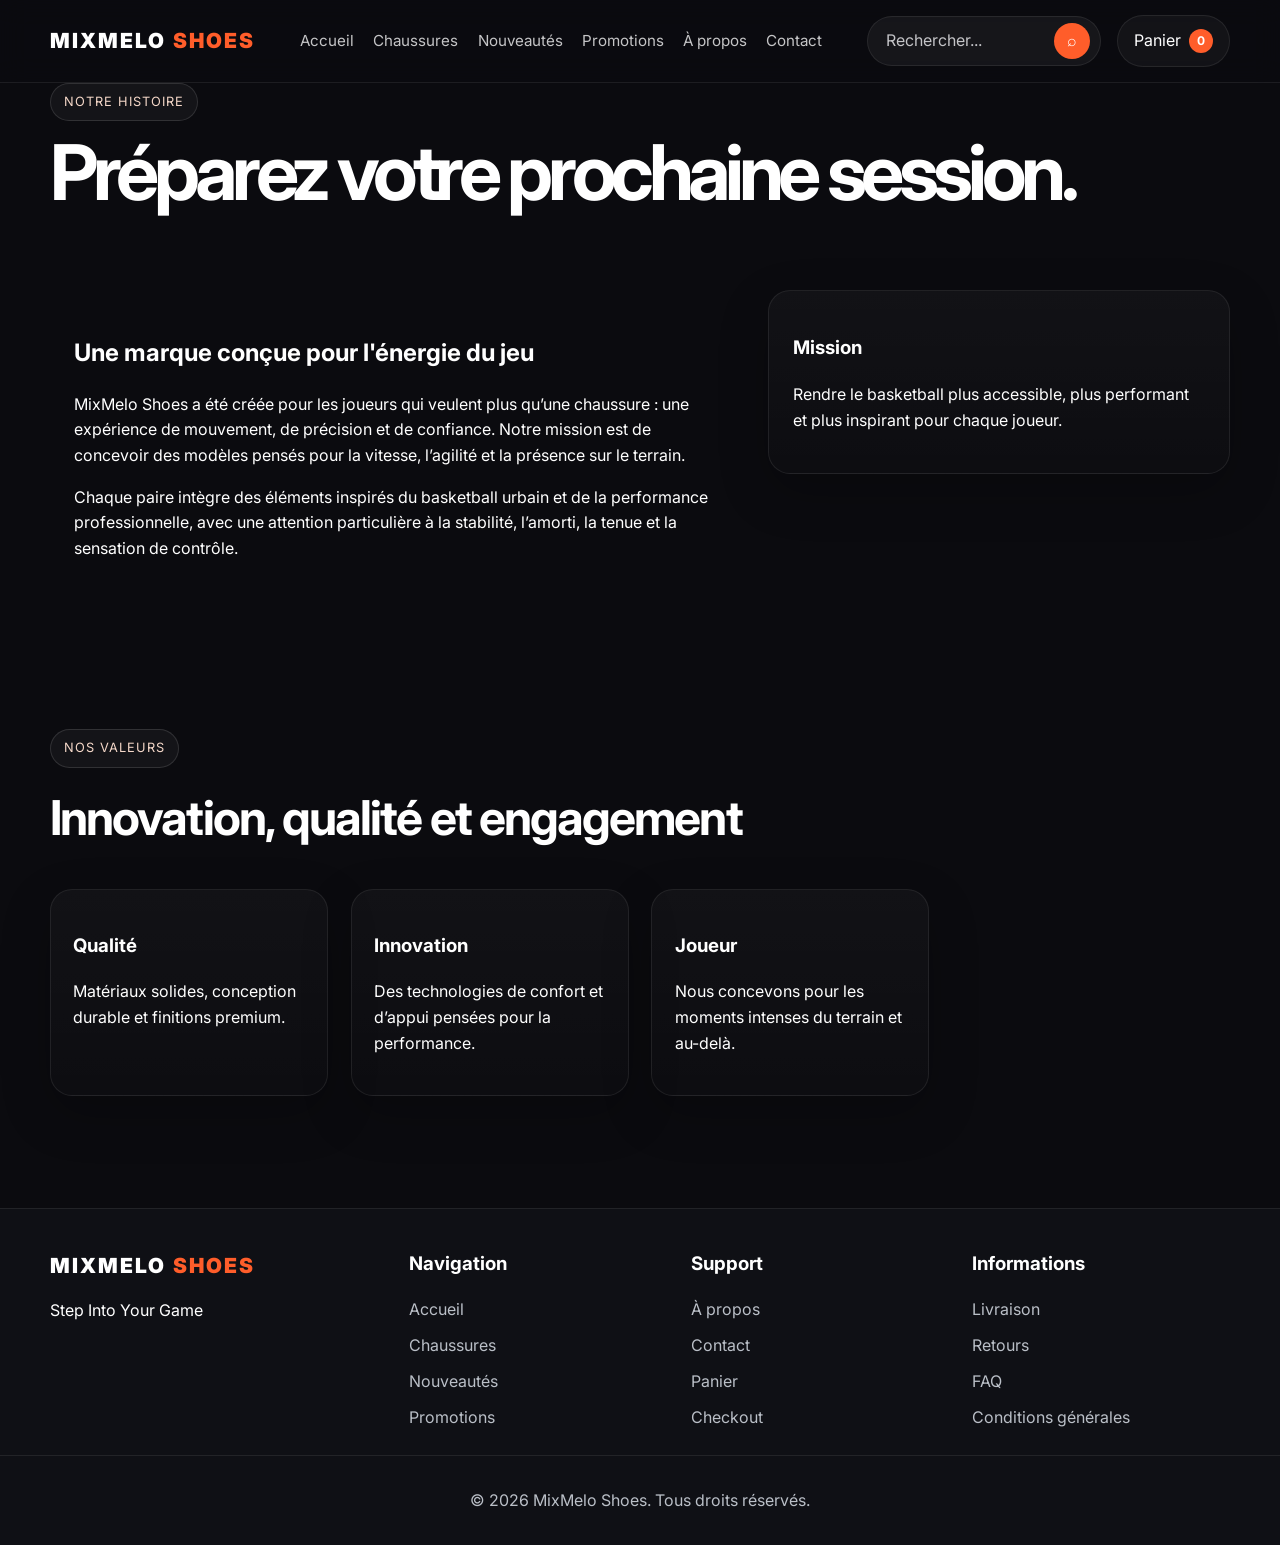
<file: about.html>
<!DOCTYPE html>
<html lang="fr">
  <head>
    <meta charset="UTF-8" />
    <meta name="viewport" content="width=device-width, initial-scale=1.0" />
    <title>À propos | MixMelo Shoes</title>
    <meta name="description" content="Découvrez l'histoire, la mission et les valeurs de MixMelo Shoes, la marque de chaussures de basketball conçue pour les joueurs ambitieux." />
    <link rel="canonical" href="https://example.com/about.html" />
    <link rel="icon" href="favicon.ico" type="image/x-icon" />
    <link rel="preconnect" href="https://fonts.googleapis.com" />
    <link rel="preconnect" href="https://fonts.gstatic.com" crossorigin />
    <link href="https://fonts.googleapis.com/css2?family=Inter:wght@400;500;600;700;800;900&display=swap" rel="stylesheet" />
    <link rel="stylesheet" href="css/style.css" />
    <link rel="stylesheet" href="css/responsive.css" />
    <link rel="stylesheet" href="css/animations.css" />
  </head>
  <body>
    <header class="site-header">
      <div class="container header-inner">
        <a href="index.html" class="logo" aria-label="Accueil MixMelo Shoes">MIXMELO <span>SHOES</span></a>
        <nav class="main-nav" aria-label="Navigation principale">
          <a href="index.html">Accueil</a>
          <a href="products.html">Chaussures</a>
          <a href="products.html?category=Nouveautés">Nouveautés</a>
          <a href="products.html?category=Promotions">Promotions</a>
          <a href="about.html">À propos</a>
          <a href="contact.html">Contact</a>
        </nav>
        <div class="header-actions">
          <form class="header-search" action="products.html" method="get">
            <label class="sr-only" for="header-search-input">Recherche</label>
            <input id="header-search-input" name="q" type="search" placeholder="Rechercher..." aria-label="Rechercher un produit" />
            <button type="submit" aria-label="Lancer la recherche">⌕</button>
          </form>
          <a href="cart.html" class="cart-link" aria-label="Voir le panier">
            <span>Panier</span>
            <span class="cart-count" id="cart-count">0</span>
          </a>
          <button class="menu-toggle" aria-label="Ouvrir le menu" aria-expanded="false">☰</button>
        </div>
      </div>
      <div class="mobile-menu">
        <nav aria-label="Navigation mobile">
          <a href="index.html">Accueil</a>
          <a href="products.html">Chaussures</a>
          <a href="products.html?category=Nouveautés">Nouveautés</a>
          <a href="products.html?category=Promotions">Promotions</a>
          <a href="about.html">À propos</a>
          <a href="contact.html">Contact</a>
        </nav>
      </div>
    </header>

    <main>
      <section class="page-hero small-hero">
        <div class="container">
          <div class="page-hero__content reveal">
            <span class="eyebrow">Notre histoire</span>
            <h1>Préparez votre prochaine session.</h1>
          </div>
        </div>
      </section>

      <section class="about section-spacing">
        <div class="container about-grid">
          <div class="about-copy reveal">
            <h2>Une marque conçue pour l'énergie du jeu</h2>
            <p>MixMelo Shoes a été créée pour les joueurs qui veulent plus qu’une chaussure : une expérience de mouvement, de précision et de confiance. Notre mission est de concevoir des modèles pensés pour la vitesse, l’agilité et la présence sur le terrain.</p>
            <p>Chaque paire intègre des éléments inspirés du basketball urbain et de la performance professionnelle, avec une attention particulière à la stabilité, l’amorti, la tenue et la sensation de contrôle.</p>
          </div>
          <div class="about-card reveal">
            <h3>Mission</h3>
            <p>Rendre le basketball plus accessible, plus performant et plus inspirant pour chaque joueur.</p>
          </div>
        </div>
      </section>

      <section class="values section-spacing">
        <div class="container">
          <div class="section-heading reveal">
            <span class="eyebrow">Nos valeurs</span>
            <h2>Innovation, qualité et engagement</h2>
          </div>
          <div class="value-grid">
            <article class="value-item reveal"><h3>Qualité</h3><p>Matériaux solides, conception durable et finitions premium.</p></article>
            <article class="value-item reveal"><h3>Innovation</h3><p>Des technologies de confort et d’appui pensées pour la performance.</p></article>
            <article class="value-item reveal"><h3>Joueur</h3><p>Nous concevons pour les moments intenses du terrain et au-delà.</p></article>
          </div>
        </div>
      </section>
    </main>

    <footer class="site-footer">
      <div class="container footer-grid">
        <div>
          <a href="index.html" class="logo footer-logo">MIXMELO <span>SHOES</span></a>
          <p>Step Into Your Game</p>
        </div>
        <div>
          <h3>Navigation</h3>
          <ul>
            <li><a href="index.html">Accueil</a></li>
            <li><a href="products.html">Chaussures</a></li>
            <li><a href="products.html?category=Nouveautés">Nouveautés</a></li>
            <li><a href="products.html?category=Promotions">Promotions</a></li>
          </ul>
        </div>
        <div>
          <h3>Support</h3>
          <ul>
            <li><a href="about.html">À propos</a></li>
            <li><a href="contact.html">Contact</a></li>
            <li><a href="cart.html">Panier</a></li>
            <li><a href="checkout.html">Checkout</a></li>
          </ul>
        </div>
        <div>
          <h3>Informations</h3>
          <ul>
            <li><a href="#">Livraison</a></li>
            <li><a href="#">Retours</a></li>
            <li><a href="#">FAQ</a></li>
            <li><a href="#">Conditions générales</a></li>
          </ul>
        </div>
      </div>
      <div class="footer-bottom">
        <p>© 2026 MixMelo Shoes. Tous droits réservés.</p>
      </div>
    </footer>

    <script src="js/main.js"></script>
  </body>
</html>
</file>
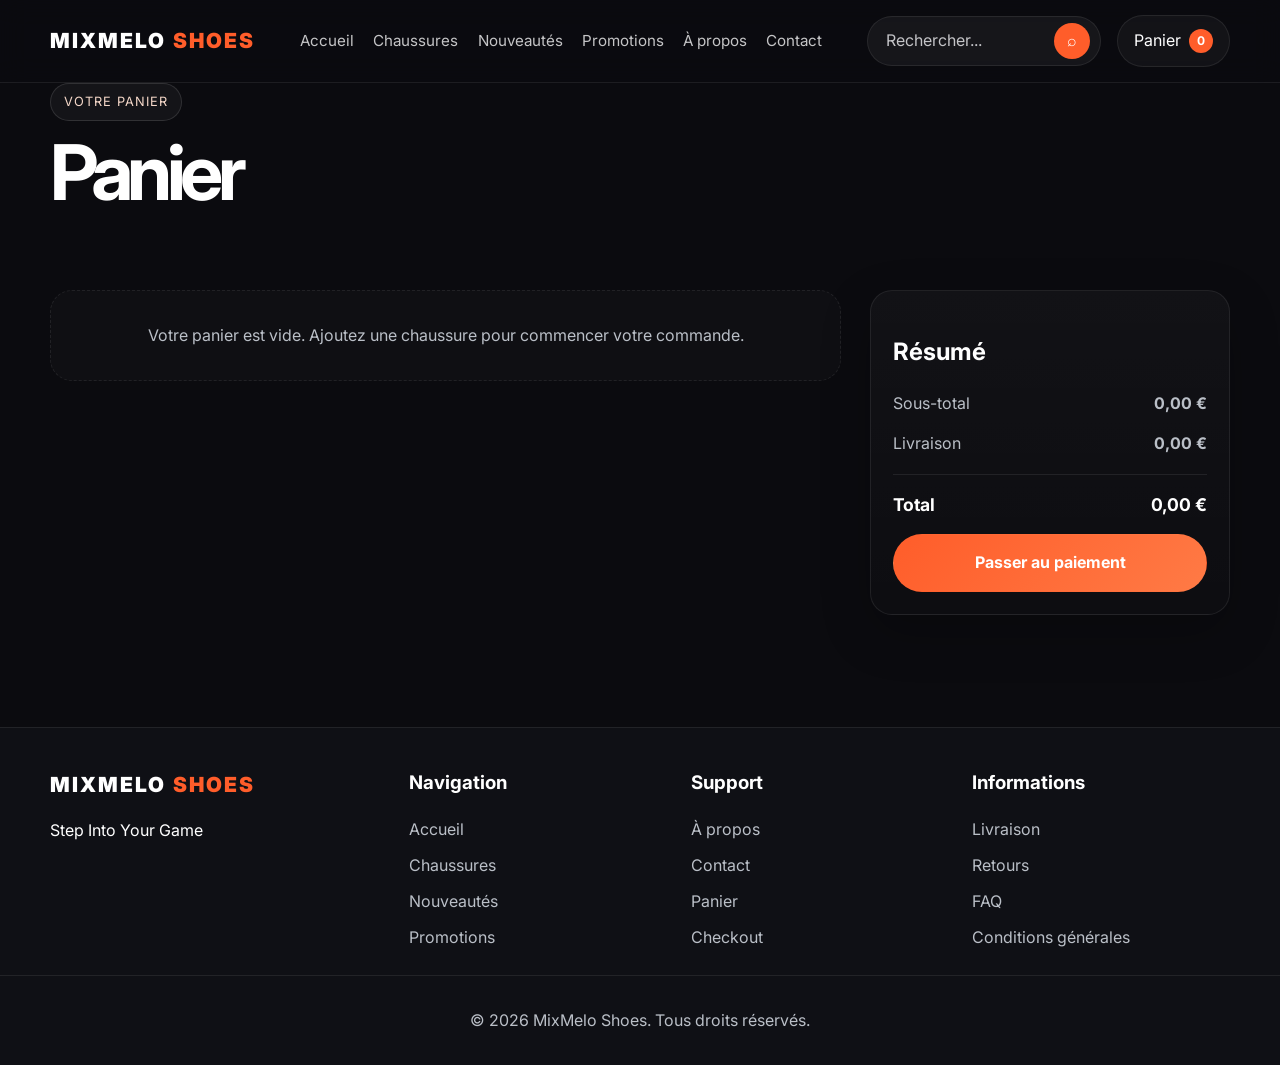
<file: cart.html>
<!DOCTYPE html>
<html lang="fr">
  <head>
    <meta charset="UTF-8" />
    <meta name="viewport" content="width=device-width, initial-scale=1.0" />
    <title>Panier | MixMelo Shoes</title>
    <meta name="description" content="Consultez votre panier MixMelo Shoes, modifiez les quantités et finalisez votre commande." />
    <link rel="canonical" href="https://example.com/cart.html" />
    <link rel="icon" href="favicon.ico" type="image/x-icon" />
    <link rel="preconnect" href="https://fonts.googleapis.com" />
    <link rel="preconnect" href="https://fonts.gstatic.com" crossorigin />
    <link href="https://fonts.googleapis.com/css2?family=Inter:wght@400;500;600;700;800;900&display=swap" rel="stylesheet" />
    <link rel="stylesheet" href="css/style.css" />
    <link rel="stylesheet" href="css/responsive.css" />
    <link rel="stylesheet" href="css/animations.css" />
  </head>
  <body>
    <header class="site-header">
      <div class="container header-inner">
        <a href="index.html" class="logo" aria-label="Accueil MixMelo Shoes">MIXMELO <span>SHOES</span></a>
        <nav class="main-nav" aria-label="Navigation principale">
          <a href="index.html">Accueil</a>
          <a href="products.html">Chaussures</a>
          <a href="products.html?category=Nouveautés">Nouveautés</a>
          <a href="products.html?category=Promotions">Promotions</a>
          <a href="about.html">À propos</a>
          <a href="contact.html">Contact</a>
        </nav>
        <div class="header-actions">
          <form class="header-search" action="products.html" method="get">
            <label class="sr-only" for="header-search-input">Recherche</label>
            <input id="header-search-input" name="q" type="search" placeholder="Rechercher..." aria-label="Rechercher un produit" />
            <button type="submit" aria-label="Lancer la recherche">⌕</button>
          </form>
          <a href="cart.html" class="cart-link" aria-label="Voir le panier">
            <span>Panier</span>
            <span class="cart-count" id="cart-count">0</span>
          </a>
          <button class="menu-toggle" aria-label="Ouvrir le menu" aria-expanded="false">☰</button>
        </div>
      </div>
      <div class="mobile-menu">
        <nav aria-label="Navigation mobile">
          <a href="index.html">Accueil</a>
          <a href="products.html">Chaussures</a>
          <a href="products.html?category=Nouveautés">Nouveautés</a>
          <a href="products.html?category=Promotions">Promotions</a>
          <a href="about.html">À propos</a>
          <a href="contact.html">Contact</a>
        </nav>
      </div>
    </header>

    <main>
      <section class="page-hero small-hero">
        <div class="container">
          <div class="page-hero__content reveal">
            <span class="eyebrow">Votre panier</span>
            <h1>Panier</h1>
          </div>
        </div>
      </section>

      <section class="cart-section section-spacing">
        <div class="container cart-layout">
          <div id="cart-items" class="cart-items"></div>
          <aside class="cart-summary">
            <h2>Résumé</h2>
            <div class="summary-row"><span>Sous-total</span><strong id="subtotal">0,00 €</strong></div>
            <div class="summary-row"><span>Livraison</span><strong id="shipping">0,00 €</strong></div>
            <div class="summary-row total"><span>Total</span><strong id="total">0,00 €</strong></div>
            <a href="checkout.html" class="btn btn-primary btn-block">Passer au paiement</a>
          </aside>
        </div>
      </section>
    </main>

    <footer class="site-footer">
      <div class="container footer-grid">
        <div>
          <a href="index.html" class="logo footer-logo">MIXMELO <span>SHOES</span></a>
          <p>Step Into Your Game</p>
        </div>
        <div>
          <h3>Navigation</h3>
          <ul>
            <li><a href="index.html">Accueil</a></li>
            <li><a href="products.html">Chaussures</a></li>
            <li><a href="products.html?category=Nouveautés">Nouveautés</a></li>
            <li><a href="products.html?category=Promotions">Promotions</a></li>
          </ul>
        </div>
        <div>
          <h3>Support</h3>
          <ul>
            <li><a href="about.html">À propos</a></li>
            <li><a href="contact.html">Contact</a></li>
            <li><a href="cart.html">Panier</a></li>
            <li><a href="checkout.html">Checkout</a></li>
          </ul>
        </div>
        <div>
          <h3>Informations</h3>
          <ul>
            <li><a href="#">Livraison</a></li>
            <li><a href="#">Retours</a></li>
            <li><a href="#">FAQ</a></li>
            <li><a href="#">Conditions générales</a></li>
          </ul>
        </div>
      </div>
      <div class="footer-bottom">
        <p>© 2026 MixMelo Shoes. Tous droits réservés.</p>
      </div>
    </footer>

    <script src="js/main.js"></script>
    <script src="js/cart.js"></script>
  </body>
</html>
</file>
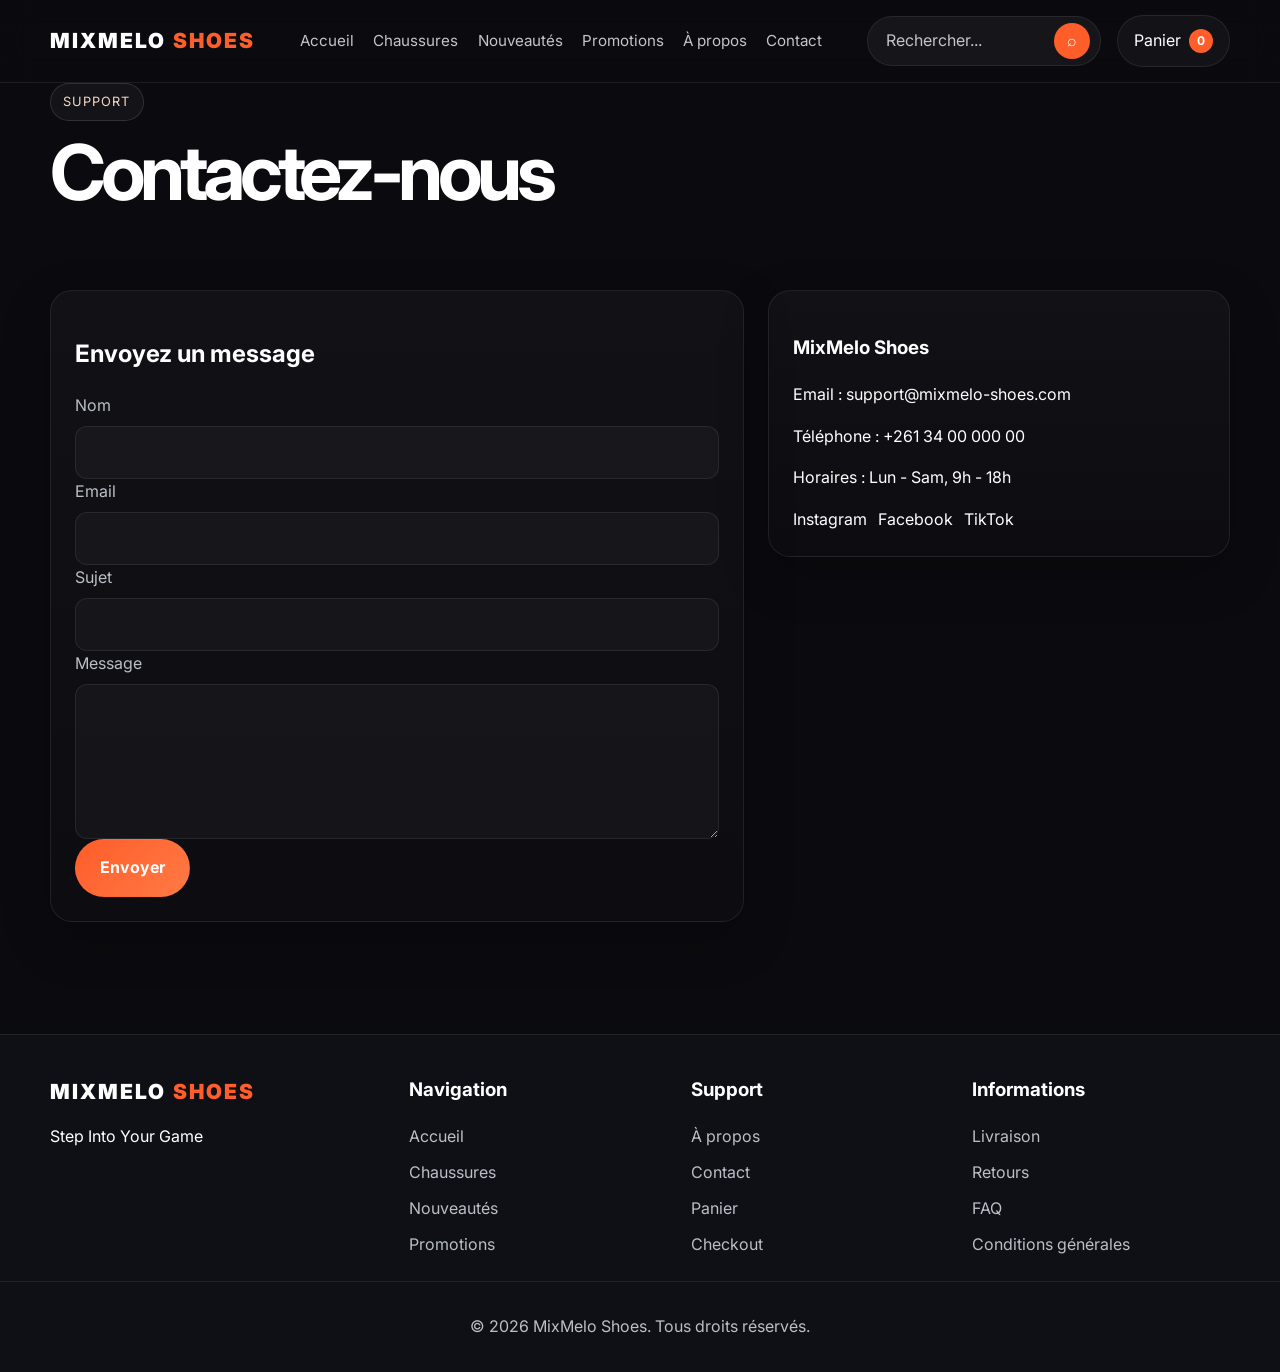
<file: contact.html>
<!DOCTYPE html>
<html lang="fr">
  <head>
    <meta charset="UTF-8" />
    <meta name="viewport" content="width=device-width, initial-scale=1.0" />
    <title>Contact | MixMelo Shoes</title>
    <meta name="description" content="Contactez MixMelo Shoes pour obtenir de l'aide, des informations ou des conseils sur nos chaussures de basketball." />
    <link rel="canonical" href="https://example.com/contact.html" />
    <link rel="icon" href="favicon.ico" type="image/x-icon" />
    <link rel="preconnect" href="https://fonts.googleapis.com" />
    <link rel="preconnect" href="https://fonts.gstatic.com" crossorigin />
    <link href="https://fonts.googleapis.com/css2?family=Inter:wght@400;500;600;700;800;900&display=swap" rel="stylesheet" />
    <link rel="stylesheet" href="css/style.css" />
    <link rel="stylesheet" href="css/responsive.css" />
    <link rel="stylesheet" href="css/animations.css" />
  </head>
  <body>
    <header class="site-header">
      <div class="container header-inner">
        <a href="index.html" class="logo" aria-label="Accueil MixMelo Shoes">MIXMELO <span>SHOES</span></a>
        <nav class="main-nav" aria-label="Navigation principale">
          <a href="index.html">Accueil</a>
          <a href="products.html">Chaussures</a>
          <a href="products.html?category=Nouveautés">Nouveautés</a>
          <a href="products.html?category=Promotions">Promotions</a>
          <a href="about.html">À propos</a>
          <a href="contact.html">Contact</a>
        </nav>
        <div class="header-actions">
          <form class="header-search" action="products.html" method="get">
            <label class="sr-only" for="header-search-input">Recherche</label>
            <input id="header-search-input" name="q" type="search" placeholder="Rechercher..." aria-label="Rechercher un produit" />
            <button type="submit" aria-label="Lancer la recherche">⌕</button>
          </form>
          <a href="cart.html" class="cart-link" aria-label="Voir le panier">
            <span>Panier</span>
            <span class="cart-count" id="cart-count">0</span>
          </a>
          <button class="menu-toggle" aria-label="Ouvrir le menu" aria-expanded="false">☰</button>
        </div>
      </div>
      <div class="mobile-menu">
        <nav aria-label="Navigation mobile">
          <a href="index.html">Accueil</a>
          <a href="products.html">Chaussures</a>
          <a href="products.html?category=Nouveautés">Nouveautés</a>
          <a href="products.html?category=Promotions">Promotions</a>
          <a href="about.html">À propos</a>
          <a href="contact.html">Contact</a>
        </nav>
      </div>
    </header>

    <main>
      <section class="page-hero small-hero">
        <div class="container">
          <div class="page-hero__content reveal">
            <span class="eyebrow">Support</span>
            <h1>Contactez-nous</h1>
          </div>
        </div>
      </section>

      <section class="contact section-spacing">
        <div class="container contact-grid">
          <div class="contact-card reveal">
            <h2>Envoyez un message</h2>
            <form class="contact-form">
              <div class="form-row">
                <label for="name">Nom</label>
                <input id="name" name="name" type="text" required />
              </div>
              <div class="form-row">
                <label for="email">Email</label>
                <input id="email" name="email" type="email" required />
              </div>
              <div class="form-row">
                <label for="subject">Sujet</label>
                <input id="subject" name="subject" type="text" required />
              </div>
              <div class="form-row">
                <label for="message">Message</label>
                <textarea id="message" name="message" rows="5" required></textarea>
              </div>
              <button type="submit" class="btn btn-primary">Envoyer</button>
            </form>
          </div>

          <aside class="info-card reveal">
            <h3>MixMelo Shoes</h3>
            <p>Email : support@mixmelo-shoes.com</p>
            <p>Téléphone : +261 34 00 000 00</p>
            <p>Horaires : Lun - Sam, 9h - 18h</p>
            <div class="social-links">
              <a href="#">Instagram</a>
              <a href="#">Facebook</a>
              <a href="#">TikTok</a>
            </div>
          </aside>
        </div>
      </section>
    </main>

    <footer class="site-footer">
      <div class="container footer-grid">
        <div>
          <a href="index.html" class="logo footer-logo">MIXMELO <span>SHOES</span></a>
          <p>Step Into Your Game</p>
        </div>
        <div>
          <h3>Navigation</h3>
          <ul>
            <li><a href="index.html">Accueil</a></li>
            <li><a href="products.html">Chaussures</a></li>
            <li><a href="products.html?category=Nouveautés">Nouveautés</a></li>
            <li><a href="products.html?category=Promotions">Promotions</a></li>
          </ul>
        </div>
        <div>
          <h3>Support</h3>
          <ul>
            <li><a href="about.html">À propos</a></li>
            <li><a href="contact.html">Contact</a></li>
            <li><a href="cart.html">Panier</a></li>
            <li><a href="checkout.html">Checkout</a></li>
          </ul>
        </div>
        <div>
          <h3>Informations</h3>
          <ul>
            <li><a href="#">Livraison</a></li>
            <li><a href="#">Retours</a></li>
            <li><a href="#">FAQ</a></li>
            <li><a href="#">Conditions générales</a></li>
          </ul>
        </div>
      </div>
      <div class="footer-bottom">
        <p>© 2026 MixMelo Shoes. Tous droits réservés.</p>
      </div>
    </footer>

    <script src="js/main.js"></script>
    <script>
      document.querySelector('.contact-form')?.addEventListener('submit', function (event) {
        event.preventDefault();
        alert('Votre message a bien été envoyé. Nous vous répondrons rapidement.');
        this.reset();
      });
    </script>
  </body>
</html>
</file>
<file: css/style.css>
:root {
  --bg: #0B0B0F;
  --bg-soft: #18181C;
  --card: #111218;
  --card-2: #1a1b20;
  --text: #FFFFFF;
  --muted: #BABFC7;
  --light: #F4F4F5;
  --accent: #ff5d2a;
  --accent-2: #ff7a45;
  --success: #48c78e;
  --danger: #ef4444;
  --line: rgba(255,255,255,0.08);
  --shadow: 0 18px 50px rgba(0, 0, 0, 0.22);
  --radius: 22px;
  --container: min(1180px, calc(100% - 2rem));
}

* { box-sizing: border-box; }

html { scroll-behavior: smooth; }

body {
  margin: 0;
  font-family: 'Inter', sans-serif;
  background: #0b0b0f;
  color: var(--text);
  line-height: 1.6;
}

img { max-width: 100%; display: block; }
a { color: inherit; text-decoration: none; }
button, input, select, textarea { font: inherit; }

.container {
  width: var(--container);
  margin: 0 auto;
}

.section-spacing { padding: 4rem 0; }

.sr-only {
  position: absolute; width: 1px; height: 1px; overflow: hidden;
  clip: rect(0, 0, 0, 0); white-space: nowrap; border: 0;
}

.site-header {
  position: sticky;
  top: 0;
  z-index: 1000;
  backdrop-filter: blur(14px);
  background: rgba(11, 11, 15, 0.8);
  border-bottom: 1px solid var(--line);
}

.header-inner {
  display: flex; align-items: center; justify-content: space-between;
  gap: 1rem; min-height: 82px;
}

.logo {
  font-size: 1.3rem;
  font-weight: 900;
  letter-spacing: 0.1em;
  color: var(--text);
}

.logo span { color: var(--accent); }

.main-nav {
  display: flex; align-items: center; gap: 1.2rem;
  font-size: 0.95rem; color: var(--light);
}

.main-nav a {
  opacity: 0.8;
  transition: opacity 0.2s ease;
}

.main-nav a:hover, .main-nav a:focus-visible { opacity: 1; }

.header-actions {
  display: flex; align-items: center; gap: 1rem;
}

.header-search {
  display: flex; align-items: center; background: rgba(255,255,255,0.05);
  border: 1px solid var(--line); border-radius: 999px; padding: 0.4rem 0.6rem 0.4rem 1rem;
}

.header-search input {
  background: transparent; border: 0; color: var(--text); width: 170px; outline: none;
}

.header-search input::placeholder { color: #c4c4c7; }

.header-search button {
  width: 36px; height: 36px; border-radius: 50%; border: 0; background: var(--accent); color: var(--text); cursor: pointer;
}

.cart-link {
  display: inline-flex; align-items: center; gap: 0.5rem; padding: 0.75rem 1rem; border-radius: 999px; background: rgba(255,255,255,0.04); border: 1px solid var(--line);
}

.cart-count {
  display: inline-flex; align-items: center; justify-content: center; min-width: 1.5rem; height: 1.5rem; border-radius: 50%; background: var(--accent); font-size: 0.75rem; font-weight: 700;
}

.menu-toggle {
  display: none; background: transparent; border: 1px solid var(--line); color: var(--text); width: 44px; height: 44px; border-radius: 12px; font-size: 1.3rem; cursor: pointer;
}

.mobile-menu {
  display: none; padding: 1rem 0 1.5rem; border-top: 1px solid var(--line);
}

.mobile-menu nav {
  display: flex; flex-direction: column; gap: 0.8rem; width: var(--container); margin: 0 auto;
}

.hero {
  background: radial-gradient(circle at top left, rgba(255, 125, 70, 0.25), transparent 32%), linear-gradient(135deg, #0b0b0f 0%, #111218 100%);
  padding: 4rem 0 2rem;
}

.hero-inner {
  display: grid; grid-template-columns: 1.1fr 0.9fr; align-items: center; gap: 2rem;
}

.eyebrow {
  display: inline-block; padding: 0.5rem 0.8rem; border: 1px solid rgba(255,255,255,0.12); background: rgba(255,255,255,0.04); border-radius: 999px; color: #f5d8c9; font-size: 0.8rem; letter-spacing: 0.08em; text-transform: uppercase;
}

.hero-content h1, .page-hero__content h1 {
  margin: 1rem 0 1rem; font-size: clamp(2.5rem, 6vw, 5rem); line-height: 0.94; letter-spacing: -0.07em;
}

.hero-content p {
  max-width: 620px; font-size: 1.1rem; color: var(--muted);
}

.hero-actions {
  display: flex; flex-wrap: wrap; gap: 1rem; margin-top: 1.8rem;
}

.btn {
  display: inline-flex; align-items: center; justify-content: center; border-radius: 999px; border: 1px solid transparent; padding: 0.95rem 1.5rem; font-weight: 700; cursor: pointer; transition: transform 0.2s ease, box-shadow 0.2s ease, background 0.2s ease;
}

.btn:hover, .btn:focus-visible {
  transform: translateY(-2px); box-shadow: 0 14px 30px rgba(255, 93, 42, 0.25);
}

.btn-primary {
  background: linear-gradient(135deg, var(--accent), var(--accent-2)); color: var(--text);
}

.btn-secondary {
  border-color: var(--line); background: rgba(255,255,255,0.02); color: var(--text);
}

.btn-text {
  border: 0; color: var(--accent); background: transparent; padding: 0; font-weight: 700;
}

.btn-block { width: 100%; }

.hero-stats {
  list-style: none; display: flex; flex-wrap: wrap; gap: 1.5rem; padding: 0; margin: 1.8rem 0 0; color: var(--light);
}

.hero-stats li {
  display: flex; flex-direction: column; gap: 0.25rem;
}

.hero-stats strong { font-size: 1.5rem; }
.hero-stats span { color: var(--muted); font-size: 0.85rem; }

.hero-visual {
  position: relative; display: flex; justify-content: center; align-items: center;
}

.shoe-glow {
  position: absolute; inset: 8% 10% 10% 12%; background: radial-gradient(circle, rgba(255, 110, 70, 0.6), rgba(255,110,70,0.05) 40%, transparent 70%); filter: blur(35px);
}

.hero-visual img {
  position: relative; width: min(500px, 100%); object-fit: cover; border-radius: 24px; transform: rotate(-9deg); box-shadow: var(--shadow);
}

.section-heading {
  margin-bottom: 2rem;
}

.section-heading h2 {
  margin: 0.75rem 0 0; font-size: clamp(2rem, 4vw, 3rem); letter-spacing: -0.04em;
}

.category-grid, .value-grid {
  display: grid; grid-template-columns: repeat(4, minmax(0,1fr)); gap: 1.4rem;
}

.category-card, .value-item, .product-card, .about-card, .contact-card, .info-card, .cart-item, .checkout-summary, .checkout-form, .cart-summary {
  background: linear-gradient(180deg, rgba(255,255,255,0.03), rgba(255,255,255,0.01)); border: 1px solid var(--line); border-radius: var(--radius); overflow: hidden; box-shadow: var(--shadow);
}

.category-card img {
  width: 100%; height: 260px; object-fit: cover; filter: saturate(1.05);
}

.category-card__body {
  padding: 1.2rem;
}

.category-card__body h3 {
  margin: 0 0 0.8rem; font-size: 1.2rem;
}

.product-grid {
  display: grid; grid-template-columns: repeat(4, minmax(0,1fr)); gap: 1.4rem;
}

.product-card {
  display: flex; flex-direction: column; transition: transform 0.2s ease, border-color 0.2s ease;
}

.product-card:hover { transform: translateY(-4px); border-color: rgba(255, 93, 42, 0.5); }

.product-card__image-wrap { position: relative; }

.product-card__image-wrap img {
  width: 100%; height: 260px; object-fit: cover; background: #17181d;
}

.product-badge {
  position: absolute; top: 1rem; left: 1rem; background: var(--accent); color: var(--text); border-radius: 999px; padding: 0.3rem 0.7rem; font-size: 0.72rem; font-weight: 700;
}

.product-card__body {
  padding: 1.1rem;
}

.product-card__meta {
  display: flex; align-items: center; justify-content: space-between; color: var(--muted); font-size: 0.85rem; margin-bottom: 0.8rem;
}

.product-card h3 {
  margin: 0 0 0.75rem; font-size: 1.15rem;
}

.price-row {
  display: flex; align-items: center; gap: 0.6rem; margin: 0.8rem 0;
}

.price-row strong {
  font-size: 1.25rem;
}

.price-row span {
  color: var(--muted); text-decoration: line-through;
}

.product-card__footer {
  display: flex; align-items: center; justify-content: space-between; gap: 0.8rem; margin-top: 1rem;
}

.star-rating {
  color: #fbbf24; font-size: 0.85rem; letter-spacing: 0.05em;
}

.product-actions {
  display: flex; gap: 0.6rem; width: 100%;
}

.product-actions .btn {
  flex: 1;
  padding: 0.8rem 0.7rem;
}

.product-details-page {
  background: transparent;
}

.product-page__layout {
  display: grid; grid-template-columns: 1.1fr 1fr; gap: 2rem; align-items: start;
}

.gallery {
  display: grid; gap: 1rem;
}

.gallery-large {
  border-radius: var(--radius); overflow: hidden; border: 1px solid var(--line);
  background: rgba(255,255,255,0.02);
}

.gallery-large img {
  width: 100%; height: 560px; object-fit: cover;
}

.gallery-thumbs {
  display: grid; grid-template-columns: repeat(3, minmax(0,1fr)); gap: 0.8rem;
}

.gallery-thumbs img {
  width: 100%; height: 120px; object-fit: cover; border-radius: 14px; border: 1px solid var(--line); cursor: pointer; opacity: 0.7;
}

.gallery-thumbs img.active { border-color: var(--accent); opacity: 1; }

.product-summary {
  padding: 1rem 0;
}

.product-summary h1 {
  margin: 0.5rem 0 0.8rem; font-size: clamp(2rem, 4vw, 3rem); letter-spacing: -0.04em;
}

.product-meta {
  display: flex; align-items: center; gap: 1rem; flex-wrap: wrap; color: var(--muted);
}

.price-block {
  margin: 1.2rem 0;
}

.price-block .current { font-size: 2rem; font-weight: 800; }
.price-block .old { color: var(--muted); text-decoration: line-through; }
.price-block .discount { color: #ffb59d; font-weight: 700; }

.size-selector, .color-selector {
  margin-top: 1.2rem;
}

.size-selector h3, .color-selector h3 {
  margin-bottom: 0.7rem;
}

.size-list, .color-list {
  display: flex; flex-wrap: wrap; gap: 0.6rem;
}

.size-item, .color-item {
  border: 1px solid var(--line); background: rgba(255,255,255,0.02); border-radius: 10px; padding: 0.8rem 0.9rem; cursor: pointer; color: var(--text);
}

.size-item.active, .color-item.active {
  background: var(--accent); border-color: var(--accent); color: var(--text);
}

.product-actions-large {
  display: flex; gap: 1rem; margin-top: 1.5rem; flex-wrap: wrap;
}

.quantity-selector {
  display: inline-flex; align-items: center; gap: 0.8rem; background: rgba(255,255,255,0.02); border: 1px solid var(--line); border-radius: 999px; padding: 0.35rem 0.8rem;
}

.quantity-selector button {
  background: transparent; color: var(--text); border: 0; width: 24px; height: 24px; cursor: pointer; font-size: 1.2rem;
}

.product-description {
  margin-top: 2rem; display: grid; grid-template-columns: 1fr 1fr; gap: 1.6rem; padding-top: 1.6rem; border-top: 1px solid var(--line);
}

.product-description ul { margin: 0; padding-left: 1.2rem; }

.catalog-layout {
  display: grid; grid-template-columns: 290px minmax(0, 1fr); gap: 1.5rem;
}

.filters-panel {
  background: rgba(255,255,255,0.02); border: 1px solid var(--line); border-radius: var(--radius); padding: 1.2rem; position: sticky; top: 100px; height: fit-content;
}

.filter-block { margin-bottom: 1.2rem; }
.filter-block h2, .filter-block h3 { margin: 0 0 0.7rem; }
.filter-block input, .filter-block select {
  width: 100%; background: rgba(255,255,255,0.02); border: 1px solid var(--line); border-radius: 12px; color: var(--text); padding: 0.8rem 0.9rem;
}

.filter-price-values {
  display: flex; justify-content: space-between; color: var(--muted); font-size: 0.8rem; margin-top: 0.6rem;
}

.catalog-toolbar {
  display: flex; align-items: center; justify-content: space-between; margin-bottom: 1rem;
}

.catalog-toolbar p { color: var(--muted); }

.cart-layout {
  display: grid; grid-template-columns: minmax(0, 1.7fr) 360px; gap: 1.8rem; align-items: start;
}

.cart-items {
  display: grid; gap: 1rem;
}

.cart-item {
  display: grid; grid-template-columns: 130px 1fr auto; gap: 1rem; padding: 1rem; align-items: center;
}

.cart-item img {
  width: 100%; height: 120px; object-fit: cover; border-radius: 12px;
}

.cart-item h3 { margin: 0 0 0.5rem; }

.cart-item__meta { color: var(--muted); font-size: 0.85rem; }

.cart-item__controls {
  display: flex; align-items: center; justify-content: space-between; gap: 1rem;
}

.cart-item__quantity {
  display: inline-flex; align-items: center; gap: 0.6rem; background: rgba(255,255,255,0.02); border: 1px solid var(--line); border-radius: 999px; padding: 0.35rem 0.7rem;
}

.cart-item__quantity button {
  background: transparent; border: 0; color: var(--text); width: 24px; height: 24px; cursor: pointer; font-size: 1.1rem;
}

.remove-btn {
  background: transparent; border: 1px solid rgba(239, 68, 68, 0.6); color: #ffb4b4; border-radius: 12px; padding: 0.6rem 0.8rem; cursor: pointer;
}

.cart-summary, .checkout-summary {
  padding: 1.4rem;
}

.summary-row {
  display: flex; justify-content: space-between; gap: 1rem; margin-bottom: 0.9rem; color: var(--muted);
}

.summary-row.total {
  margin-top: 1.1rem; padding-top: 1rem; color: var(--text); border-top: 1px solid var(--line); font-size: 1.1rem; font-weight: 700;
}

.checkout-layout {
  display: grid; grid-template-columns: minmax(0, 1.3fr) 350px; gap: 1.8rem;
}

.checkout-form {
  padding: 1.3rem;
}

.form-grid {
  display: grid; grid-template-columns: repeat(2, minmax(0,1fr)); gap: 1rem;
}

.form-row {
  display: flex; flex-direction: column; gap: 0.45rem;
}

.form-full { grid-column: 1 / -1; }

.form-row label {
  color: var(--muted);
}

.form-row input, .form-row select, .form-row textarea {
  width: 100%; background: rgba(255,255,255,0.03); border: 1px solid var(--line); border-radius: 12px; padding: 0.8rem 0.9rem; color: var(--text);
}

.checkout-form .btn { margin-top: 1rem; }

.weather-panel {
  padding: 2rem; border-radius: var(--radius); background: linear-gradient(135deg, rgba(255,255,255,0.03), rgba(255,255,255,0.01)); border: 1px solid var(--line);
}

.weather-widget {
  display: flex; flex-wrap: wrap; gap: 1rem; margin-top: 1rem; align-items: center;
}

.weather-card {
  display: flex; align-items: center; gap: 1rem; background: rgba(255,255,255,0.03); border: 1px solid var(--line); border-radius: 18px; padding: 1rem 1.2rem;
}

.weather-card__icon { font-size: 2rem; }

.weather-card__temp { font-size: 2rem; font-weight: 800; }

.weather-card__meta { color: var(--muted); }

.weather-button { margin-top: 1rem; }

.not-found-page {
  min-height: calc(100vh - 160px); display: grid; place-items: center; padding: 3rem 0;
}

.not-found-content {
  text-align: center;
}

.error-number {
  display: block; font-size: clamp(5rem, 15vw, 12rem); font-weight: 900; line-height: 1; color: var(--accent);
}

.about-grid, .contact-grid {
  display: grid; grid-template-columns: 1.2fr 0.8fr; gap: 1.5rem; align-items: start;
}

.about-copy, .about-card, .contact-card, .info-card {
  padding: 1.5rem;
}

.value-item {
  padding: 1.4rem;
}

.social-links {
  display: flex; flex-wrap: wrap; gap: 0.7rem; margin-top: 1rem;
}

footer.site-footer {
  background: #0f1015; border-top: 1px solid var(--line); margin-top: 3rem;
}

.footer-grid {
  display: grid; grid-template-columns: 1.3fr 1fr 1fr 1fr; gap: 1.5rem; padding: 2.5rem 0 1.5rem;
}

.footer-grid h3 { margin-top: 0; }
.footer-grid ul {
  list-style: none; padding: 0; margin: 0; display: grid; gap: 0.65rem; color: var(--muted);
}

.footer-bottom {
  border-top: 1px solid var(--line); text-align: center; padding: 1rem 0; color: var(--muted);
}

.empty-state {
  border: 1px dashed var(--line); background: rgba(255,255,255,0.02); border-radius: var(--radius); padding: 2rem; text-align: center; color: var(--muted);
}

@media (max-width: 980px) {
  .main-nav { display: none; }
  .menu-toggle { display: inline-flex; align-items: center; justify-content: center; }
  .hero-inner, .catalog-layout, .checkout-layout, .cart-layout, .product-page__layout, .about-grid, .contact-grid, .footer-grid {
    grid-template-columns: 1fr;
  }
  .product-grid { grid-template-columns: repeat(2, minmax(0,1fr)); }
  .category-grid { grid-template-columns: repeat(2, minmax(0,1fr)); }
  .filters-panel { position: static; }
}

@media (max-width: 640px) {
  .header-search { display: none; }
  .hero { padding-top: 3rem; }
  .hero-actions, .product-actions-large, .product-card__footer { flex-direction: column; }
  .product-grid, .category-grid, .value-grid { grid-template-columns: 1fr; }
  .form-grid { grid-template-columns: 1fr; }
  .cart-item { grid-template-columns: 1fr; }
  .header-inner { min-height: 72px; }
}
</file>
<file: css/responsive.css>
@media (max-width: 1024px) {
  .main-nav { gap: 0.75rem; }
  .hero-content h1 { font-size: clamp(2.5rem, 8vw, 4rem); }
}

@media (max-width: 768px) {
  .header-search { width: 120px; }
  .weather-widget { flex-direction: column; align-items: flex-start; }
  .footer-grid { grid-template-columns: 1fr 1fr; }
}

@media (max-width: 576px) {
  .header-actions { gap: 0.5rem; }
  .cart-link { padding: 0.65rem 0.7rem; }
  .product-card__image-wrap img, .gallery-large img { height: 220px; }
  .footer-grid { grid-template-columns: 1fr; }
}

@media (prefers-reduced-motion: reduce) {
  *, *::before, *::after {
    animation: none !important;
    transition: none !important;
    scroll-behavior: auto !important;
  }
}
</file>
<file: css/animations.css>
@keyframes fadeInUp {
  from {
    opacity: 0;
    transform: translateY(18px);
  }
  to {
    opacity: 1;
    transform: translateY(0);
  }
}

.reveal {
  animation: fadeInUp 0.7s ease-out both;
}

@media (prefers-reduced-motion: reduce) {
  .reveal {
    animation: none;
  }
}
</file>
